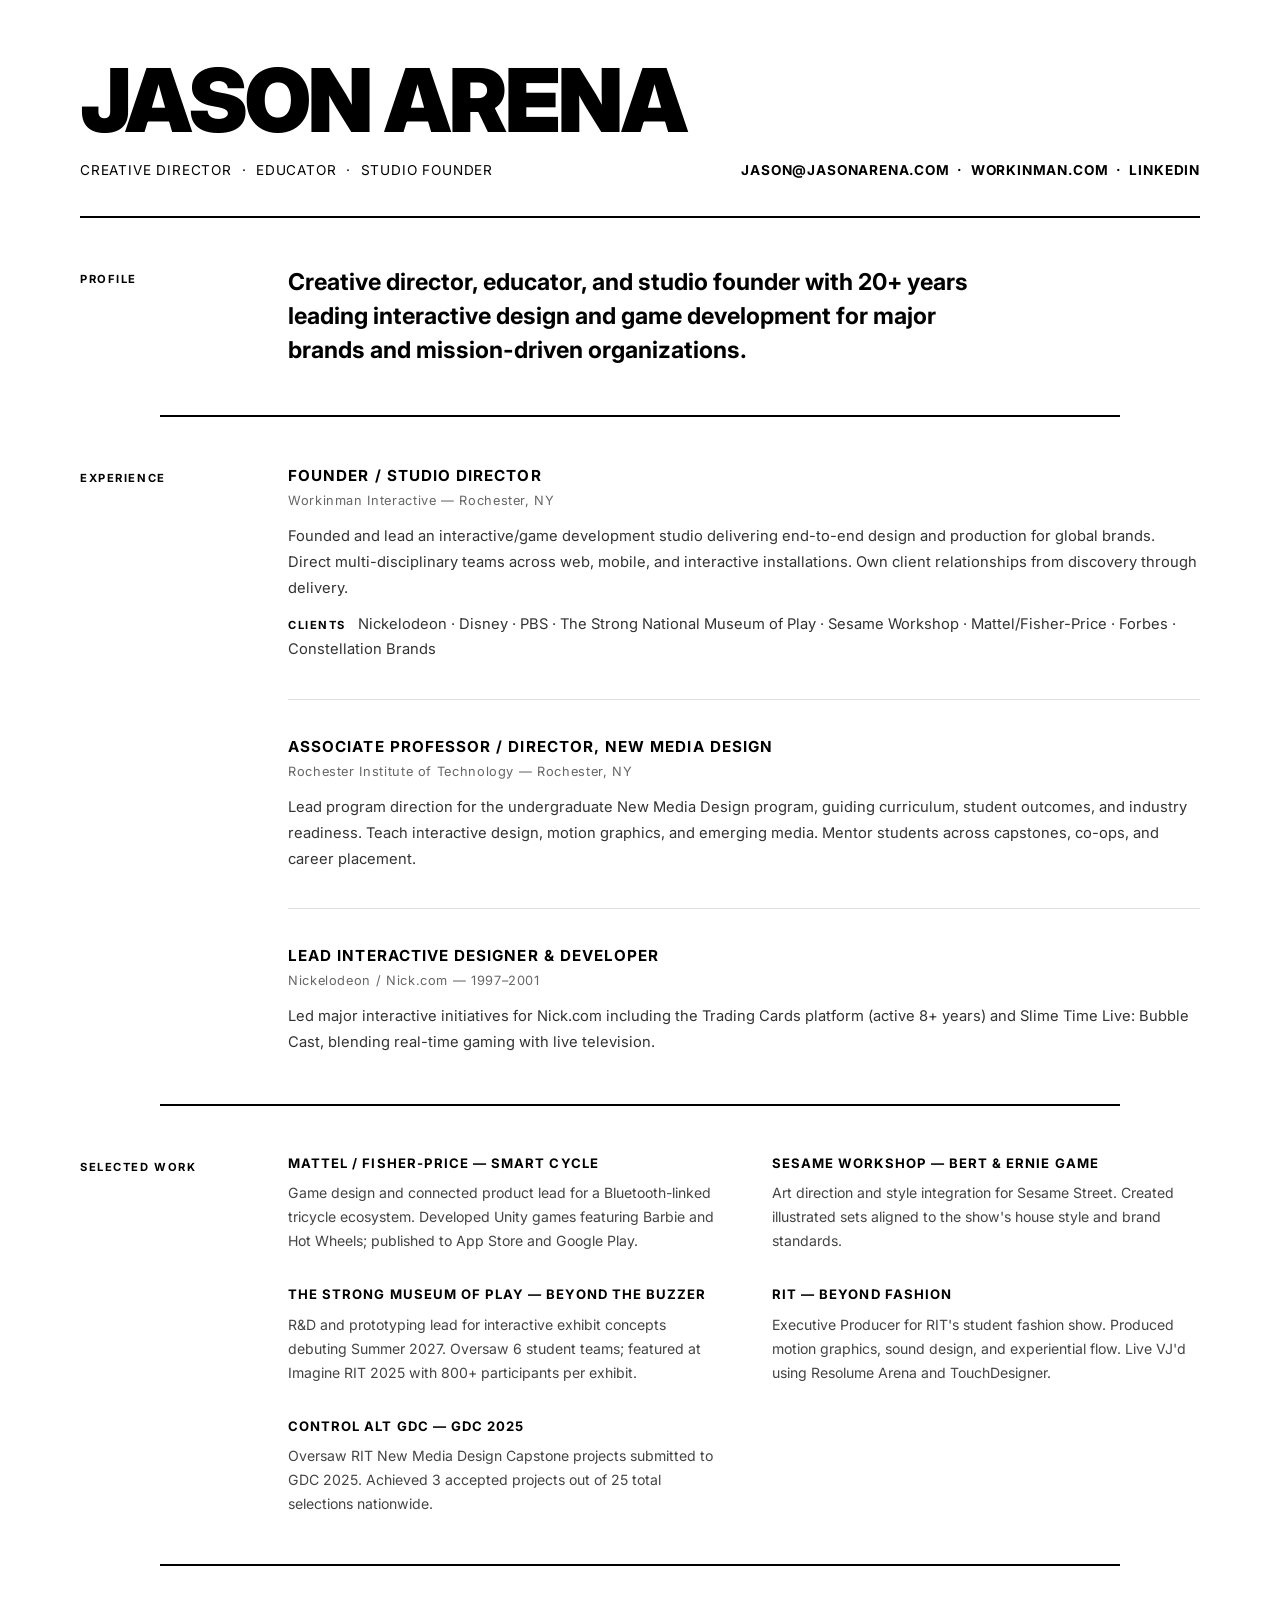
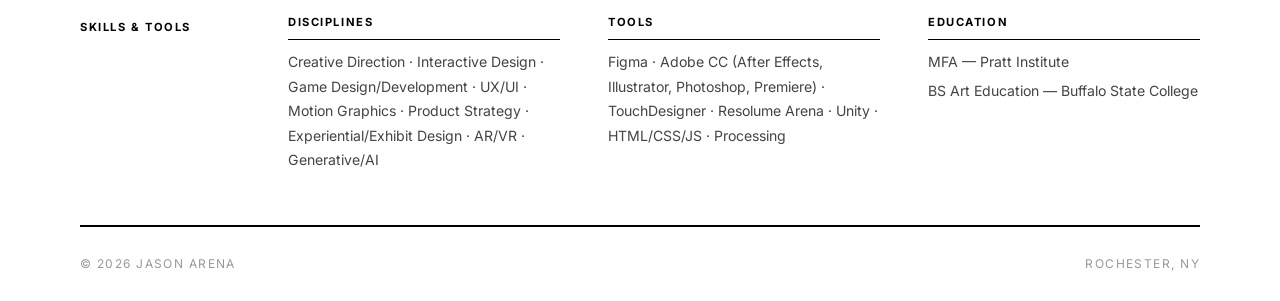
<file: index.html>
<!DOCTYPE html>
<html lang="en">
<head>
    <meta charset="UTF-8">
    <meta name="viewport" content="width=device-width, initial-scale=1.0">
    <title>Jason Arena</title>
    <link rel="icon" type="image/svg+xml" href="favicon.svg">
    <link rel="preconnect" href="https://fonts.googleapis.com">
    <link rel="preconnect" href="https://fonts.gstatic.com" crossorigin>
    <link href="https://fonts.googleapis.com/css2?family=Inter:wght@400;700;900&display=swap" rel="stylesheet">
    <link rel="stylesheet" href="styles.css">
</head>
<body>

    <header>
        <div class="header-name">Jason Arena</div>
        <div class="header-meta">
            <span>Creative Director &nbsp;·&nbsp; Educator &nbsp;·&nbsp; Studio Founder</span>
            <span class="header-contact">
                <a href="mailto:Jason@jasonarena.com">Jason@jasonarena.com</a>
                &nbsp;·&nbsp;
                <a href="https://workinman.com" target="_blank" rel="noopener">workinman.com</a>
                &nbsp;·&nbsp;
                <a href="https://linkedin.com/in/jasonarena" target="_blank" rel="noopener">LinkedIn</a>
            </span>
        </div>
    </header>

    <hr>

    <main>

        <section class="section">
            <div class="section-label">Profile</div>
            <div class="section-content">
                <p class="summary">Creative director, educator, and studio founder with 20+ years leading interactive design and game development for major brands and mission-driven organizations.</p>
            </div>
        </section>

        <hr>

        <section class="section">
            <div class="section-label">Experience</div>
            <div class="section-content">

                <div class="job">
                    <div class="job-title">Founder / Studio Director</div>
                    <div class="job-company">Workinman Interactive — Rochester, NY</div>
                    <p>Founded and lead an interactive/game development studio delivering end-to-end design and production for global brands. Direct multi-disciplinary teams across web, mobile, and interactive installations. Own client relationships from discovery through delivery.</p>
                    <p class="clients"><span class="tag">Clients</span> Nickelodeon · Disney · PBS · The Strong National Museum of Play · Sesame Workshop · Mattel/Fisher-Price · Forbes · Constellation Brands</p>
                </div>

                <div class="job">
                    <div class="job-title">Associate Professor / Director, New Media Design</div>
                    <div class="job-company">Rochester Institute of Technology — Rochester, NY</div>
                    <p>Lead program direction for the undergraduate New Media Design program, guiding curriculum, student outcomes, and industry readiness. Teach interactive design, motion graphics, and emerging media. Mentor students across capstones, co-ops, and career placement.</p>
                </div>

                <div class="job">
                    <div class="job-title">Lead Interactive Designer & Developer</div>
                    <div class="job-company">Nickelodeon / Nick.com — 1997–2001</div>
                    <p>Led major interactive initiatives for Nick.com including the Trading Cards platform (active 8+ years) and Slime Time Live: Bubble Cast, blending real-time gaming with live television.</p>
                </div>

            </div>
        </section>

        <hr>

        <section class="section">
            <div class="section-label">Selected Work</div>
            <div class="section-content">
                <div class="project-grid">

                    <div class="project">
                        <div class="project-title">Mattel / Fisher-Price — Smart Cycle</div>
                        <p>Game design and connected product lead for a Bluetooth-linked tricycle ecosystem. Developed Unity games featuring Barbie and Hot Wheels; published to App Store and Google Play.</p>
                    </div>

                    <div class="project">
                        <div class="project-title">Sesame Workshop — Bert & Ernie Game</div>
                        <p>Art direction and style integration for Sesame Street. Created illustrated sets aligned to the show's house style and brand standards.</p>
                    </div>

                    <div class="project">
                        <div class="project-title">The Strong Museum of Play — Beyond the Buzzer</div>
                        <p>R&D and prototyping lead for interactive exhibit concepts debuting Summer 2027. Oversaw 6 student teams; featured at Imagine RIT 2025 with 800+ participants per exhibit.</p>
                    </div>

                    <div class="project">
                        <div class="project-title">RIT — Beyond Fashion</div>
                        <p>Executive Producer for RIT's student fashion show. Produced motion graphics, sound design, and experiential flow. Live VJ'd using Resolume Arena and TouchDesigner.</p>
                    </div>

                    <div class="project">
                        <div class="project-title">Control Alt GDC — GDC 2025</div>
                        <p>Oversaw RIT New Media Design Capstone projects submitted to GDC 2025. Achieved 3 accepted projects out of 25 total selections nationwide.</p>
                    </div>

                </div>
            </div>
        </section>

        <hr>

        <section class="section">
            <div class="section-label">Skills &amp; Tools</div>
            <div class="section-content">
                <div class="skills-grid">

                    <div class="skill-group">
                        <div class="skill-group-label">Disciplines</div>
                        <p>Creative Direction · Interactive Design · Game Design/Development · UX/UI · Motion Graphics · Product Strategy · Experiential/Exhibit Design · AR/VR · Generative/AI</p>
                    </div>

                    <div class="skill-group">
                        <div class="skill-group-label">Tools</div>
                        <p>Figma · Adobe CC (After Effects, Illustrator, Photoshop, Premiere) · TouchDesigner · Resolume Arena · Unity · HTML/CSS/JS · Processing</p>
                    </div>

                    <div class="skill-group">
                        <div class="skill-group-label">Education</div>
                        <p>MFA — Pratt Institute</p>
                        <p>BS Art Education — Buffalo State College</p>
                    </div>

                </div>
            </div>
        </section>

    </main>

    <hr>

    <footer>
        <span>&copy; 2026 Jason Arena</span>
        <span>Rochester, NY</span>
    </footer>

</body>
</html>
</file>
<file: styles.css>
*, *::before, *::after {
    margin: 0;
    padding: 0;
    box-sizing: border-box;
}

:root {
    --col: 80px;
    --label-w: 160px;
}

body {
    font-family: 'Inter', 'Helvetica Neue', Helvetica, Arial, sans-serif;
    background: #fff;
    color: #000;
    font-size: 16px;
    line-height: 1.5;
}

a {
    color: #000;
    text-decoration: none;
}

a:hover {
    text-decoration: underline;
}

hr {
    border: none;
    border-top: 2px solid #000;
    margin: 0 var(--col);
}

/* ── Header ── */

header {
    padding: 56px var(--col) 36px;
}

.header-name {
    font-size: clamp(2.8rem, 7vw, 5.5rem);
    font-weight: 900;
    letter-spacing: -0.03em;
    line-height: 1;
    text-transform: uppercase;
    margin-bottom: 16px;
}

.header-meta {
    display: flex;
    justify-content: space-between;
    align-items: baseline;
    font-size: 0.85rem;
    letter-spacing: 0.06em;
    text-transform: uppercase;
    gap: 24px;
    flex-wrap: wrap;
}

.header-contact {
    font-weight: 700;
}

/* ── Sections ── */

main {
    padding: 0 var(--col);
}

.section {
    display: grid;
    grid-template-columns: var(--label-w) 1fr;
    gap: 0 48px;
    padding: 48px 0;
}

.section-label,
.tag,
.skill-group-label {
    font-size: 0.7rem;
    font-weight: 700;
    letter-spacing: 0.14em;
    text-transform: uppercase;
}

.section-label {
    padding-top: 5px;
}

/* ── Summary ── */

.summary {
    font-size: clamp(1.1rem, 2.2vw, 1.45rem);
    font-weight: 700;
    line-height: 1.45;
    max-width: 680px;
}

/* ── Jobs ── */

.job {
    padding-bottom: 36px;
    margin-bottom: 36px;
    border-bottom: 1px solid #e0e0e0;
}

.job:last-child {
    padding-bottom: 0;
    margin-bottom: 0;
    border-bottom: none;
}

.job-title {
    font-size: 0.95rem;
    font-weight: 700;
    text-transform: uppercase;
    letter-spacing: 0.07em;
    margin-bottom: 3px;
}

.job-company {
    font-size: 0.8rem;
    letter-spacing: 0.05em;
    color: #666;
    margin-bottom: 14px;
}

.job p {
    font-size: 0.92rem;
    line-height: 1.75;
    color: #333;
    margin-bottom: 10px;
}

.job p:last-child {
    margin-bottom: 0;
}

.clients {
    font-size: 0.82rem;
    color: #555;
}

.tag {
    margin-right: 8px;
    color: #000;
}

/* ── Projects ── */

.project-grid {
    display: grid;
    grid-template-columns: 1fr 1fr;
    gap: 32px 56px;
}

.project-title {
    font-size: 0.82rem;
    font-weight: 700;
    text-transform: uppercase;
    letter-spacing: 0.08em;
    margin-bottom: 8px;
}

.project p {
    font-size: 0.88rem;
    line-height: 1.7;
    color: #444;
}

/* ── Skills ── */

.skills-grid {
    display: grid;
    grid-template-columns: repeat(3, 1fr);
    gap: 32px 48px;
}

.skill-group-label {
    padding-bottom: 8px;
    margin-bottom: 10px;
    border-bottom: 1px solid #000;
}

.skill-group p {
    font-size: 0.88rem;
    line-height: 1.75;
    color: #444;
    margin-bottom: 4px;
}

/* ── Footer ── */

footer {
    display: flex;
    justify-content: space-between;
    padding: 28px var(--col);
    font-size: 0.75rem;
    letter-spacing: 0.12em;
    text-transform: uppercase;
    color: #999;
}

/* ── Responsive ── */

@media (max-width: 800px) {
    :root {
        --col: 24px;
        --label-w: 100%;
    }

    .section {
        grid-template-columns: 1fr;
        gap: 12px 0;
        padding: 36px 0;
    }

    .header-meta {
        flex-direction: column;
        gap: 6px;
    }

    .project-grid,
    .skills-grid {
        grid-template-columns: 1fr;
    }
}
</file>
